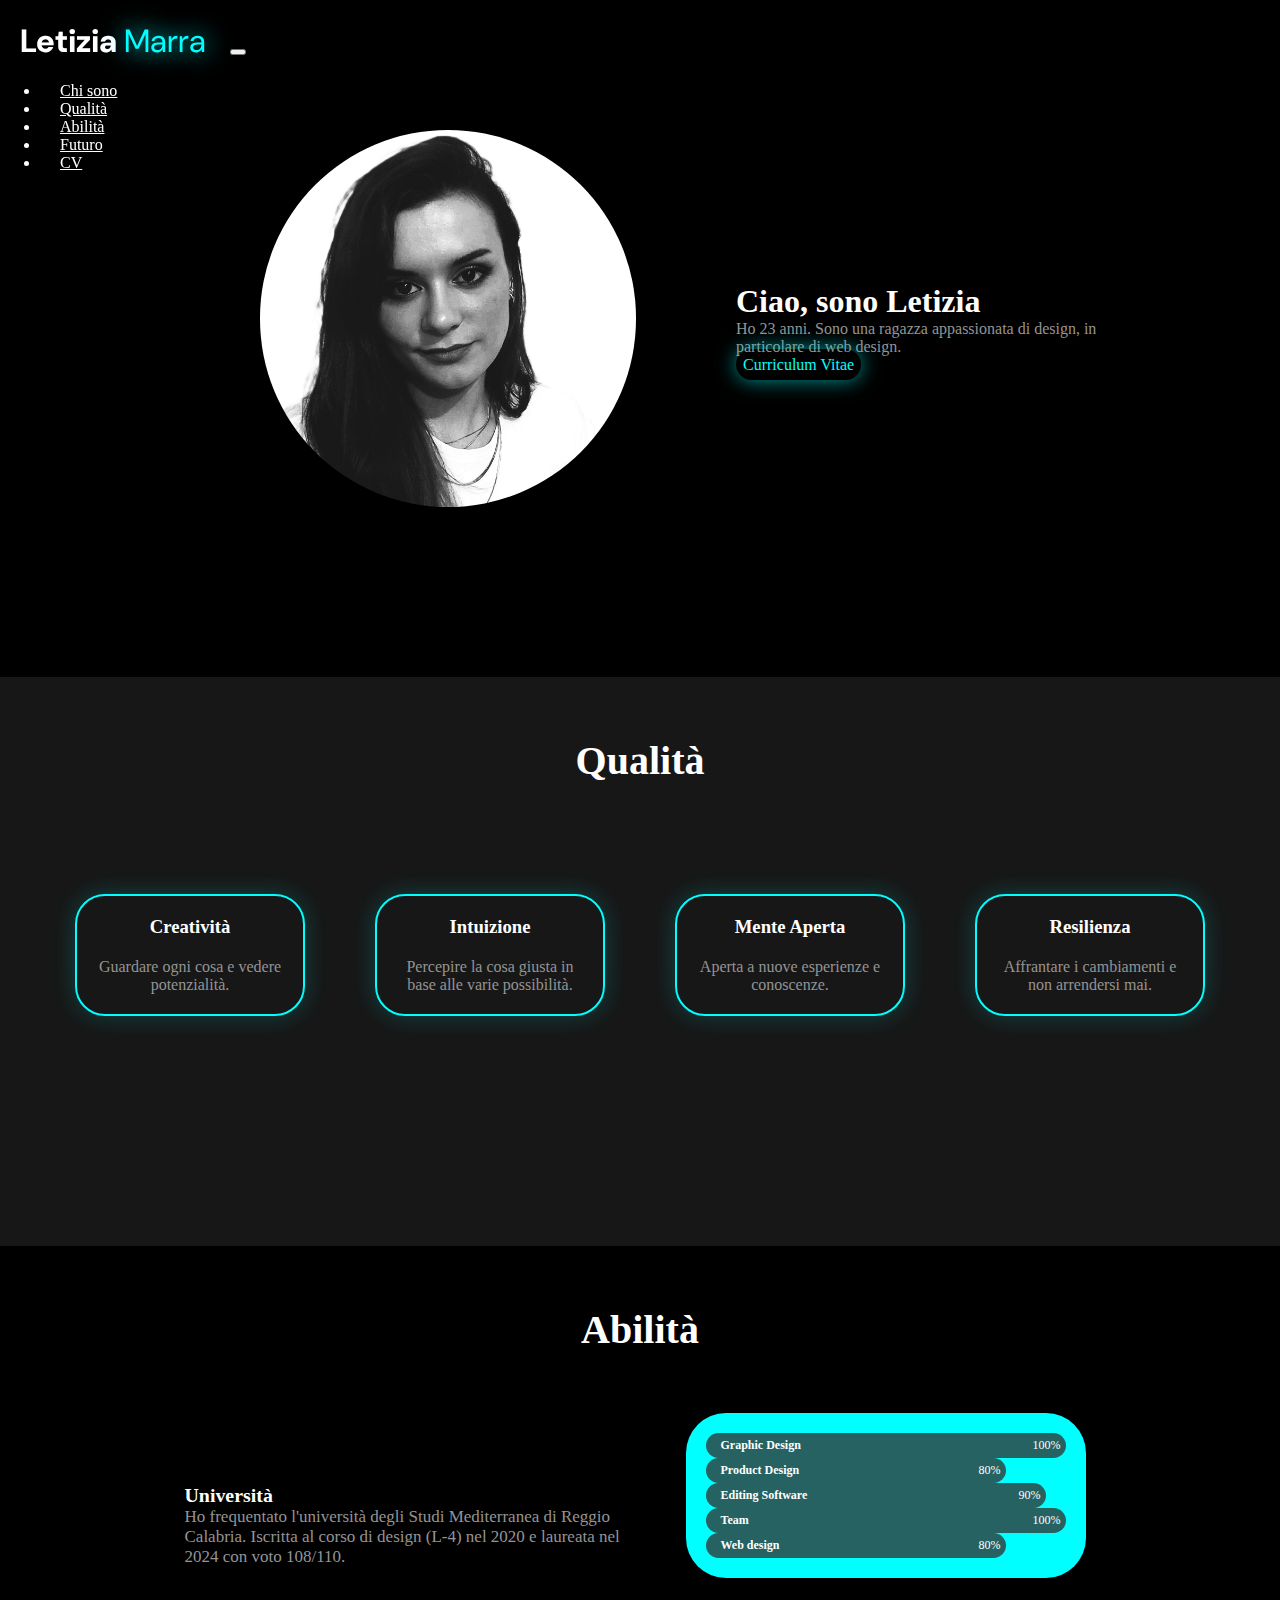
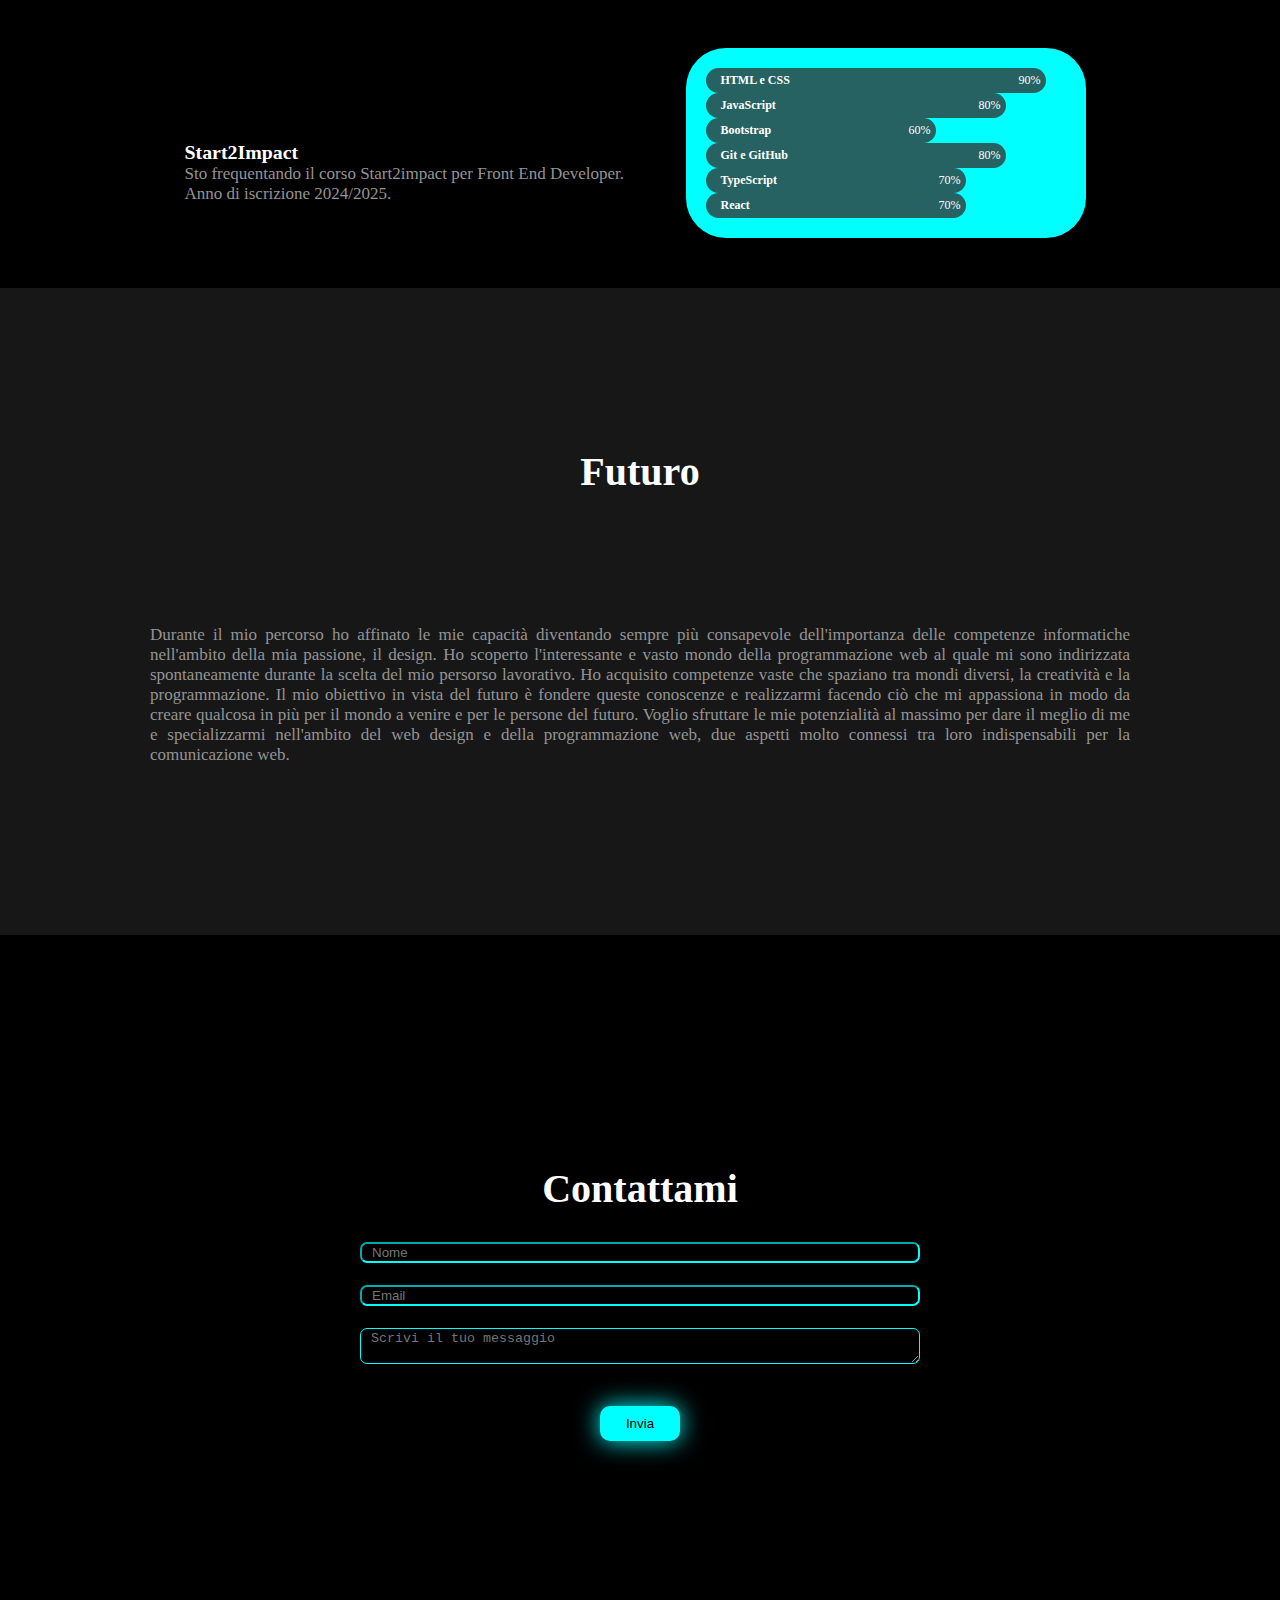
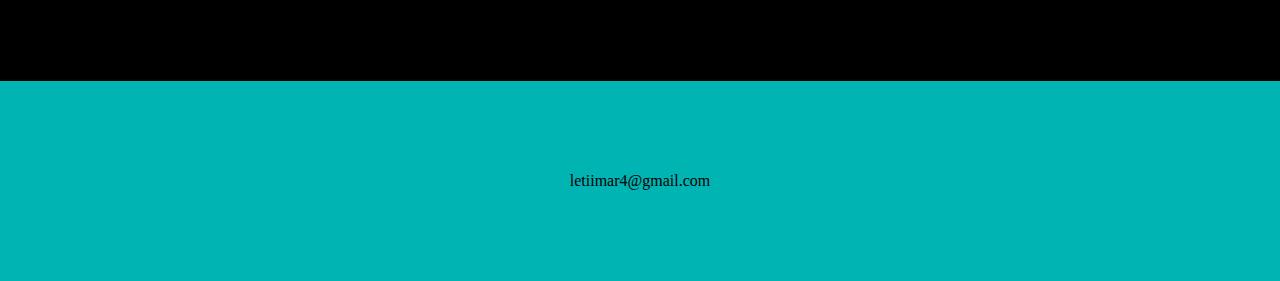
<file: index.html>
<!DOCTYPE html>
<html lang="en">

<head>
    <meta charset="UTF-8">
    <meta name="viewport" content="width=device-width, initial-scale=1.0">
    <meta name="keywords" content="portfolio, personal website, skills">
    <meta name="description" content="sito personale sula mia esperienza e le mie competenze">
    <meta name="robots" content="noindex, nofollow">
    <meta name="title" content="Portfolio" />


    <!-- Open Graph / Facebook -->
    <meta property="og:type" content="website" />
    <meta property="og:url" content="https://leti74.github.io/Progetto_portfolio/" />
    <meta property="og:title" content="Portfolio" />
    <meta property="og:description" content="sito personale sula mia esperienza e le mie competenze" />


    <!-- Twitter -->
    <meta property="twitter:card" content="summary_large_image" />
    <meta property="twitter:url" content="https://leti74.github.io/Progetto_portfolio/" />
    <meta property="twitter:title" content="Portfolio" />
    <meta property="twitter:description" content="sito personale sula mia esperienza e le mie competenze" />


    <link href='https://unpkg.com/boxicons@2.1.4/css/boxicons.min.css' rel='stylesheet'>
    <link href="https://cdn.jsdelivr.net/npm/bootstrap@5.3.6/dist/css/bootstrap.min.css" rel="stylesheet"
        integrity="sha384-4Q6Gf2aSP4eDXB8Miphtr37CMZZQ5oXLH2yaXMJ2w8e2ZtHTl7GptT4jmndRuHDT" crossorigin="anonymous">
    <link rel="preconnect" href="https://fonts.googleapis.com">
    <link rel="preconnect" href="https://fonts.gstatic.com" crossorigin>
    <link
        href="https://fonts.googleapis.com/css2?family=DM+Sans:ital,opsz,wght@0,9..40,100..1000;1,9..40,100..1000&display=swap"
        rel="stylesheet">
    <link rel="stylesheet" href="Asset/css/header.css">
    <link rel="stylesheet" href="Asset/css/chi-sono.css">
    <link rel="stylesheet" href="Asset/css/qualita.css">
    <link rel="stylesheet" href="Asset/css/abilita.css">
    <link rel="stylesheet" href="Asset/css/futuro.css">
    <link rel="stylesheet" href="Asset/css/contattami.css">
    <link rel="stylesheet" href="Asset/css/footer.css">



</head>

<body>

    <nav class="navbar navbar-expand-lg ">
        <div class="container-fluid">
            <a class="logo" href="#chi-sono">Letizia <span class="span">Marra</span></a>
            <button class="navbar-toggler" type="button" data-bs-toggle="collapse" data-bs-target="#navbarNav"
                aria-controls="navbarNav" aria-expanded="false" aria-label="Toggle navigation">
                <span class="navbar-toggler-icon"></span>
            </button>
            <div class=" navbar-collapse" id="navbarNav">
                <ul class="navbar-nav">
                    <li class="nav-item">
                        <a class="nav-link active" aria-current="page" href="#chi-sono">Chi sono</a>
                    </li>
                    <li class="nav-item">
                        <a class="nav-link" href="#qualita">Qualità</a>
                    </li>
                    <li class="nav-item">
                        <a class="nav-link" href="#abilita">Abilità</a>
                    </li>
                    <li class="nav-item">
                        <a class="nav-link" href="#futuro">Futuro</a>
                    </li>
                    <li class="nav-item">
                        <a class="nav-link" href="cv.html#cv">CV</a>
                    </li>
                </ul>
            </div>
        </div>
    </nav>


    <section id="chi-sono" class="chi-sono">
        <img src="Asset/img/qa.jpg" alt="Viso donna">

        <div class="info">
            <h1>Ciao, sono Letizia</h1>
            <p>Ho 23 anni. Sono una ragazza appassionata
                di design, in particolare di web design.</p>
            <a href="cv.html#cv">Curriculum Vitae</a>
        </div>
    </section>

    <main>
        <h2 id="qualita" class="h2-qualita">Qualità</h2>
        <section class="qualita">

            <div class="sec-qualita">
                <h3>Creatività</h3>
                <p>Guardare ogni cosa e vedere potenzialità.</p>
            </div>
            <div class="sec-qualita">
                <h3>Intuizione</h3>
                <p>Percepire la cosa giusta in base alle varie possibilità.</p>
            </div>
            <div class="sec-qualita">
                <h3>Mente Aperta</h3>
                <p>Aperta a nuove esperienze e conoscenze.</p>
            </div>
            <div class="sec-qualita">
                <h3>Resilienza</h3>
                <p>Affrantare i cambiamenti e non arrendersi mai.</p>
            </div>
        </section>


        <h2 id="abilita">Abilità</h2>
        <section class="abilità">

            <div class="universita">
                <div class="sec-abilita">
                    <h3>Università</h3>
                    <p>Ho frequentato l'università degli Studi Mediterranea di Reggio Calabria. Iscritta al corso di
                        design (L-4) nel 2020 e laureata nel 2024 con voto 108/110.</p>
                </div>
                <div class="elenco-abilita">
                    <p class="s100">Graphic Design <span>100%</span></p>
                    <p class="s80">Product Design <span>80%</span></p>
                    <p class="s90">Editing Software <span>90%</span></p>
                    <p class="s100">Team<span>100%</span></p>
                    <p class="s80">Web design<span>80%</span></p>
                </div>

            </div>


            <div class="start2impact">
                <div class="sec-abilita">
                    <h3>Start2Impact</h3>
                    <p>Sto frequentando il corso Start2impact per Front End Developer. Anno di iscrizione 2024/2025.
                    </p>
                </div>
                <div class="elenco-abilita">
                    <p class="s90">HTML e CSS <span>90%</span></p>
                    <p class="s80">JavaScript <span>80%</span></p>
                    <p class="s60">Bootstrap<span>60%</span></p>
                    <p class="s80">Git e GitHub<span>80%</span></p>
                    <p class="s70">TypeScript<span>70%</span></p>
                    <p class="s70">React<span>70%</span></p>
                </div>
            </div>

        </section>

        <section id="futuro" class="futuro">
            <h2>Futuro</h2>
            <div class="sec-futuro">

                <p>Durante il mio percorso ho affinato le mie capacità diventando sempre più consapevole dell'importanza
                    delle competenze informatiche nell'ambito della mia passione, il design.

                    Ho scoperto l'interessante e vasto mondo della programmazione web al quale mi sono indirizzata
                    spontaneamente durante la scelta del mio persorso lavorativo. Ho acquisito competenze vaste che
                    spaziano tra mondi diversi, la creatività e la programmazione.

                    Il mio obiettivo in vista del futuro è fondere queste conoscenze e realizzarmi facendo ciò che mi
                    appassiona in modo da creare qualcosa in più per il mondo a venire e per le persone del futuro.

                    Voglio sfruttare le mie potenzialità al massimo per dare il meglio di me e specializzarmi
                    nell'ambito del web design e della programmazione web, due aspetti molto connessi tra loro
                    indispensabili per la comunicazione web.</p>
            </div>

        </section>

        <section id="contattami" class="contattami">
            <h2>Contattami</h2>
            <div class="sec-contattami">

                <input type="text" name="nome" placeholder="Nome">
                <input type="email" name="email" placeholder="Email">
                <textarea placeholder="Scrivi il tuo messaggio"></textarea>
                <button>Invia</button>
            </div>

        </section>

    </main>

    <footer>
        <p>letiimar4@gmail.com</p>
    </footer>






    <script src="https://cdn.jsdelivr.net/npm/bootstrap@5.3.6/dist/js/bootstrap.bundle.min.js"
        integrity="sha384-j1CDi7MgGQ12Z7Qab0qlWQ/Qqz24Gc6BM0thvEMVjHnfYGF0rmFCozFSxQBxwHKO"
        crossorigin="anonymous"></script>

</body>

</html>
</file>
<file: Asset/css/header.css>
*{
    box-sizing: border-box;
    margin: 0;
    top: 0;
}
body {
    background-color: black !important;
    color: white;
    
}
.logo{
    font-family: "DM Sans", sans-serif !important;
    display: inline-block;
    font-size: 2rem;
    color: rgb(255, 255, 255);
    font-weight: 800;
    cursor: pointer;
    text-decoration: none;
    padding: 20px;
    
}


.span{
    text-shadow: 0 0 25px aqua;
    color: aqua;
}

.container-fluid{
    background-color: rgb(0, 0, 0);
    position: fixed;
}
.navbar-nav a {
    color: white !important;
    padding: 7px 20px;
}
.navbar-toggler-icon{
   filter: invert(1); 
   
}
</file>
<file: Asset/css/chi-sono.css>
img {
    margin-top: 50px;
    width: 100%;
    margin-top: 60px;
    margin-bottom: 50px;
    padding: 15px 20px;
    border-radius: 700px;
    
   
    
}

.chi-sono{
   display: flex;
   flex-direction: column;
   align-items: center;
   padding: 28px;
   text-align: center;
   margin-bottom: 20px;
   
}

.chi-sono a{
    text-decoration: none;
    color: aqua;
    box-shadow:0 0 20px rgba(0, 255, 255, 0.588) ;
    padding: 7px;
    border-radius: 20px;
}



 h2{
    font-size: 2.5rem;
    text-align: center;
    padding: 60px;
}

 p{
   color: rgb(148, 148, 148);
   
}

@media only screen and (min-width: 400px) and (max-width: 799px) {

    img {
        
        width: 80%;
        margin-top: 30px;
        padding: 50px;
        border-radius: 700px;   
    }
}
@media only screen and (min-width: 800px)  {
    img {
        
        width: 45%;
        margin-top: 30px;
        padding: 100px;
        border-radius: 700px;   
    }

    .chi-sono{
        display: flex;
        flex-direction: row;
        justify-content: center;
        padding: 0;
        text-align: start;
        margin-bottom: 20px
     }

     .info{
        width: 30%;
     }

    
}
</file>
<file: Asset/css/qualita.css>
.sec-qualita {
    display: flex;
    align-items: center;
    flex-direction: column;
    gap: 20px;
    padding: 20px 20px;
    text-align: center;
    border: 2px solid aqua; 
    border-radius: 30px; 
    box-shadow: 0 0 25px rgba(0, 255, 255, 0.2);
    margin: 0px 25px;
    
}
.qualita {
    background-color: rgb(23, 23, 23);
    padding-bottom: 50px;
    display: flex;
    flex-direction: column;
    gap: 20px;
}

.h2-qualita{
    background-color: rgb(23, 23, 23);
    margin-bottom: 0;
}

@media only screen and (min-width: 872px)  {
   .qualita{
    display: flex;
    flex-direction: row;
    width: auto;
    padding: 50px;
    padding-bottom: 200px;
    
   }
   .sec-qualita {
    width: 25%;
    margin-bottom: 30px;
    
   }

}
</file>
<file: Asset/css/abilita.css>
.sec-abilita{
    text-align: center;
    padding: 30px 30px;
}

.elenco-abilita {
    
    background-color: aqua;
    margin: 0 25px;
    border-radius: 40px;
    padding: 20px;
    margin-bottom: 50px;
}
.elenco-abilita p{
   
    background-color: rgba(50, 50, 50, 0.766);
    border-radius: 50px;
    color: white;
    padding: 5px;
    font-size: 12px;
    font-weight: 600;
    padding-left:15px;
    display: flex;
    width: auto;
    justify-content: space-between;
        
}

span {
    font-weight: normal;
}


.s60{
    margin-right: 130px;
}

.s90{
    margin-right: 20px;
}

.s80{
    margin-right: 60px;
}

.s70{
    margin-right: 100px;
}


@media only screen and (min-width: 872px)  {
   .universita{
    display: flex;
    flex-direction: row;
    justify-content: center;
    align-items: center;
    margin-bottom: 20px;
    margin-right: 15px;
    
   }
   .sec-abilita{
    text-align: start;
    width: 40%;
    font-size: 17px;
    padding-bottom: 20px;
    
}

.elenco-abilita {
    
    width: 400px;

}

.start2impact{
    display: flex;
    flex-direction: row;
    justify-content: center;
    align-items: center;
    margin-right: 15px;
}
 

.abilita{
    
}
 }
</file>
<file: Asset/css/futuro.css>
.sec-futuro{
    text-align: center;
    padding: 50px;
}

.futuro {
    background-color: rgb(23, 23, 23);
}


@media only screen and (min-width: 872px)  {
    .sec-futuro{
       
        text-align: justify;
        padding: 70px 50px;
       
    }  

    .futuro{
        padding: 100px;
        font-size: 17px;
    }
}
</file>
<file: Asset/css/contattami.css>
.sec-contattami{
    display: flex;
    flex-direction: column;
    gap: 15px;
    padding: 0 30px;
    align-items: center;
}

.sec-contattami input, textarea {
    border-radius: 7px;
    border-color: aqua;
    background-color: black;
    width: 100%;
    color: white;
    margin-bottom: 7px;
    padding-left: 10px;
}
.sec-contattami button{
text-align: center;
background-color: aqua;
border: none;
width: 80px;
border-radius: 10px;
padding: 10px;
box-shadow: 0 0 25px aqua;
margin-top: 20px;

}

@media only screen and (min-width: 872px)  {
    .sec-contattami{
        display: flex;
        flex-direction: column;
        gap: 15px;
        padding: 0 30px;
        width: 50%;
        align-items: center;
        
    }

    .contattami{
        display: flex;
        flex-direction: column;
        align-items: center;
        padding: 200px 20px;
    }

    .contattami h2 {
       padding: 30px;
    }
}
</file>
<file: Asset/css/footer.css>
footer{
    background-color: rgba(0, 255, 255, 0.705);
    height: 200px;
    display: flex;
    justify-content: center;
   margin-top: 40px;
    align-items: center;
}
footer p {
    color: black;
}
</file>
